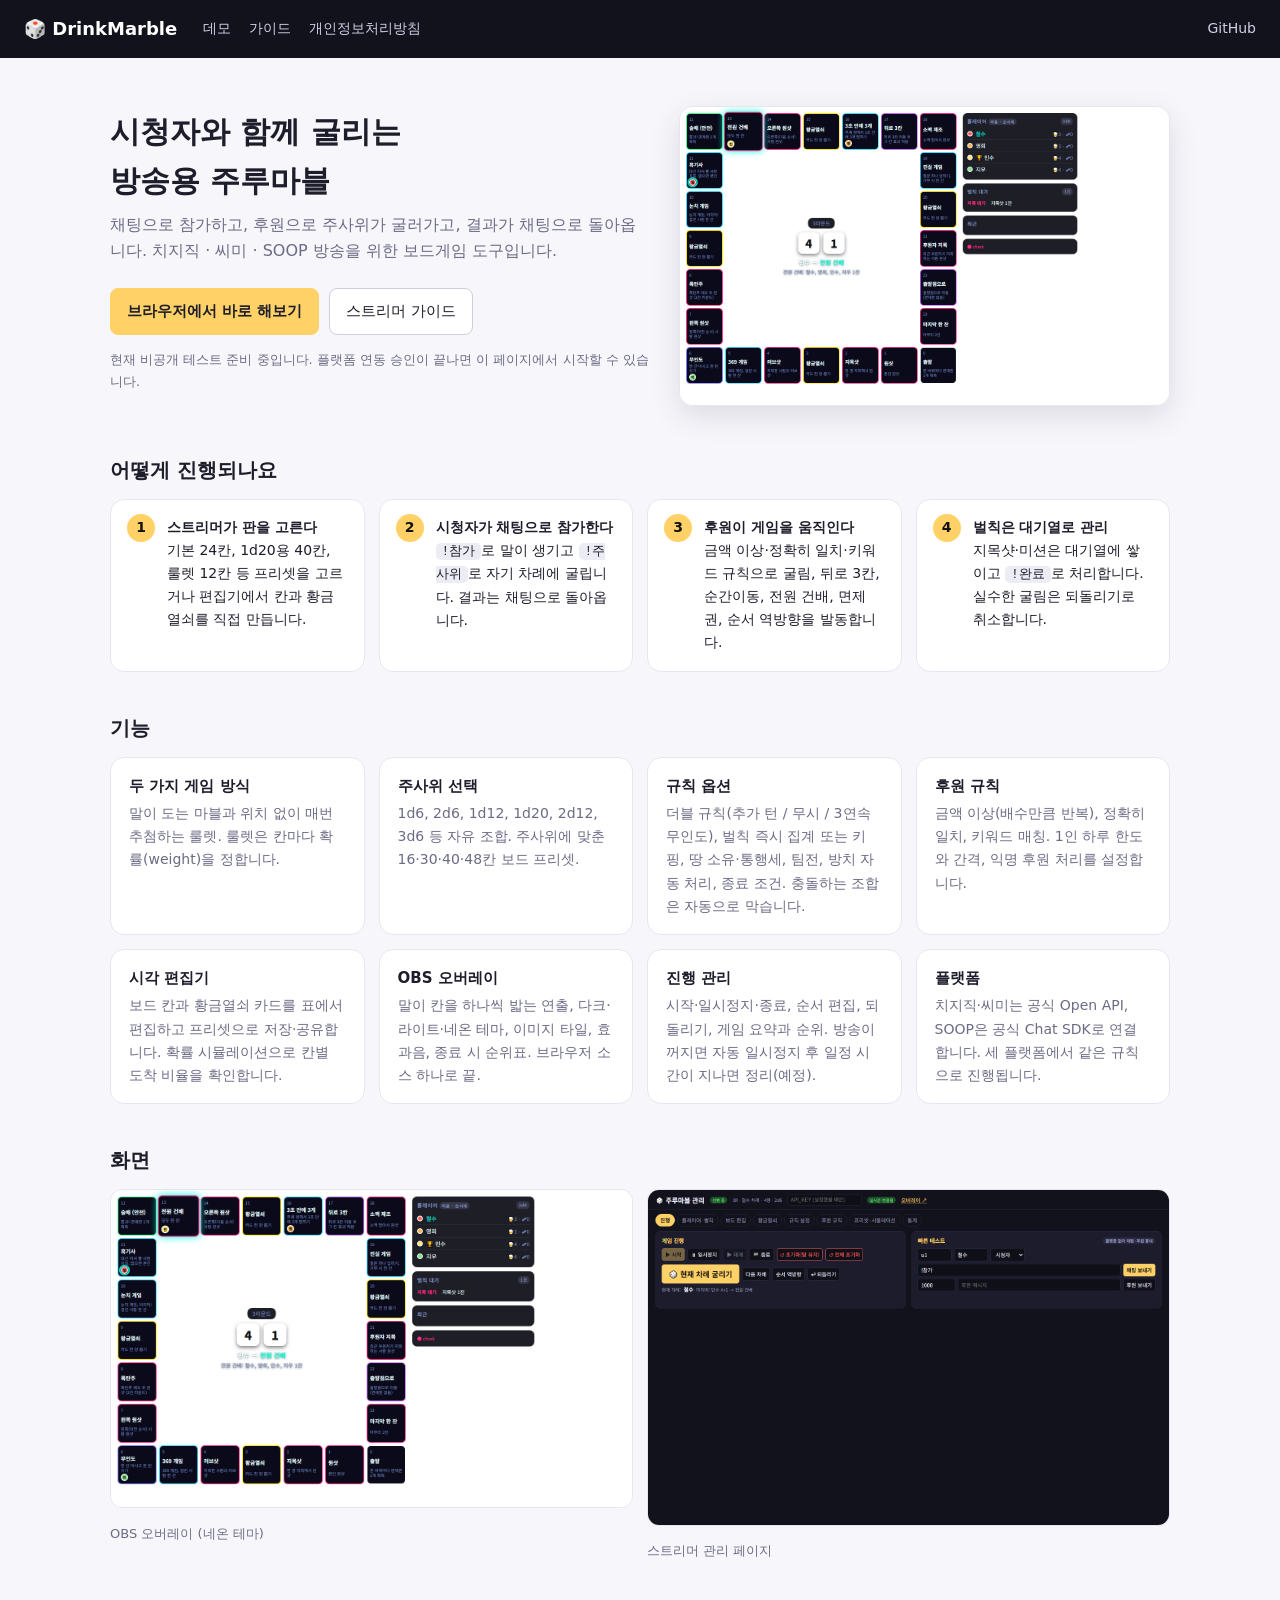
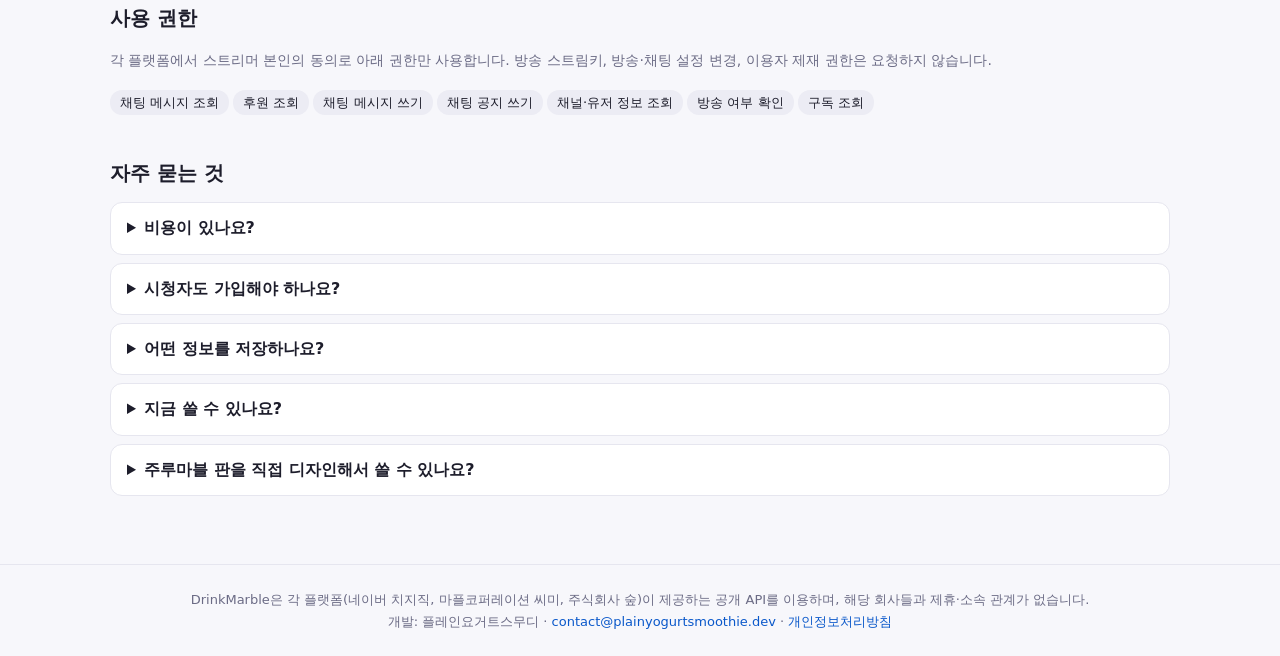
<file: index.html>
<!doctype html>
<html lang="ko">
<head>
<meta charset="utf-8" />
<meta name="viewport" content="width=device-width, initial-scale=1" />
<title>DrinkMarble · 방송용 주루마블</title>
<meta name="description" content="치지직·씨미·SOOP 방송에서 시청자 채팅과 후원으로 진행하는 주루마블 보드게임 도구. OBS 오버레이, 규칙 옵션, 후원 규칙, 벌칙 관리." />
<link rel="stylesheet" href="site.css" />
</head>
<body>
<nav class="top">
  <a class="brand" href="index.html">🎲 DrinkMarble</a>
  <a href="demo.html">데모</a><a href="guide.html">가이드</a><a href="privacy.html">개인정보처리방침</a>
  <a class="ext" href="https://github.com/PlainYogurtSmoothie/drinkmarble-site" target="_blank" rel="noopener">GitHub</a>
</nav>

<main class="wrap">
  <section class="hero">
    <div>
      <h1>시청자와 함께 굴리는<br />방송용 주루마블</h1>
      <p class="lead">채팅으로 참가하고, 후원으로 주사위가 굴러가고, 결과가 채팅으로 돌아옵니다. 치지직 · 씨미 · SOOP 방송을 위한 보드게임 도구입니다.</p>
      <div class="cta">
        <a class="btn primary" href="demo.html">브라우저에서 바로 해보기</a>
        <a class="btn" href="guide.html">스트리머 가이드</a>
      </div>
      <p class="muted" style="font-size:13px;margin-top:14px">현재 비공개 테스트 준비 중입니다. 플랫폼 연동 승인이 끝나면 이 페이지에서 시작할 수 있습니다.</p>
    </div>
    <img src="assets/screenshot-overlay.png" alt="OBS 오버레이 화면: 게임판, 말, 주사위 결과, 플레이어와 벌칙 패널" />
  </section>

  <h2>어떻게 진행되나요</h2>
  <div class="steps">
    <div class="step"><b>스트리머가 판을 고른다</b><br />기본 24칸, 1d20용 40칸, 룰렛 12칸 등 프리셋을 고르거나 편집기에서 칸과 황금열쇠를 직접 만듭니다.</div>
    <div class="step"><b>시청자가 채팅으로 참가한다</b><br /><code>!참가</code>로 말이 생기고 <code>!주사위</code>로 자기 차례에 굴립니다. 결과는 채팅으로 돌아옵니다.</div>
    <div class="step"><b>후원이 게임을 움직인다</b><br />금액 이상·정확히 일치·키워드 규칙으로 굴림, 뒤로 3칸, 순간이동, 전원 건배, 면제권, 순서 역방향을 발동합니다.</div>
    <div class="step"><b>벌칙은 대기열로 관리</b><br />지목샷·미션은 대기열에 쌓이고 <code>!완료</code>로 처리합니다. 실수한 굴림은 되돌리기로 취소합니다.</div>
  </div>

  <h2>기능</h2>
  <div class="grid">
    <div class="feature"><b>두 가지 게임 방식</b><p>말이 도는 마블과 위치 없이 매번 추첨하는 룰렛. 룰렛은 칸마다 확률(weight)을 정합니다.</p></div>
    <div class="feature"><b>주사위 선택</b><p>1d6, 2d6, 1d12, 1d20, 2d12, 3d6 등 자유 조합. 주사위에 맞춘 16·30·40·48칸 보드 프리셋.</p></div>
    <div class="feature"><b>규칙 옵션</b><p>더블 규칙(추가 턴 / 무시 / 3연속 무인도), 벌칙 즉시 집계 또는 키핑, 땅 소유·통행세, 팀전, 방치 자동 처리, 종료 조건. 충돌하는 조합은 자동으로 막습니다.</p></div>
    <div class="feature"><b>후원 규칙</b><p>금액 이상(배수만큼 반복), 정확히 일치, 키워드 매칭. 1인 하루 한도와 간격, 익명 후원 처리를 설정합니다.</p></div>
    <div class="feature"><b>시각 편집기</b><p>보드 칸과 황금열쇠 카드를 표에서 편집하고 프리셋으로 저장·공유합니다. 확률 시뮬레이션으로 칸별 도착 비율을 확인합니다.</p></div>
    <div class="feature"><b>OBS 오버레이</b><p>말이 칸을 하나씩 밟는 연출, 다크·라이트·네온 테마, 이미지 타일, 효과음, 종료 시 순위표. 브라우저 소스 하나로 끝.</p></div>
    <div class="feature"><b>진행 관리</b><p>시작·일시정지·종료, 순서 편집, 되돌리기, 게임 요약과 순위. 방송이 꺼지면 자동 일시정지 후 일정 시간이 지나면 정리(예정).</p></div>
    <div class="feature"><b>플랫폼</b><p>치지직·씨미는 공식 Open API, SOOP은 공식 Chat SDK로 연결합니다. 세 플랫폼에서 같은 규칙으로 진행됩니다.</p></div>
  </div>

  <h2>화면</h2>
  <div class="grid" style="grid-template-columns: repeat(auto-fit, minmax(320px, 1fr))">
    <div><img src="assets/screenshot-overlay.png" alt="오버레이" style="width:100%;border-radius:12px;border:1px solid var(--line)" /><p class="muted" style="font-size:13px;margin:6px 0 0">OBS 오버레이 (네온 테마)</p></div>
    <div><img src="assets/screenshot-admin.png" alt="관리 페이지" style="width:100%;border-radius:12px;border:1px solid var(--line)" /><p class="muted" style="font-size:13px;margin:6px 0 0">스트리머 관리 페이지</p></div>
  </div>

  <h2>사용 권한</h2>
  <p class="muted" style="font-size:14px">각 플랫폼에서 스트리머 본인의 동의로 아래 권한만 사용합니다. 방송 스트림키, 방송·채팅 설정 변경, 이용자 제재 권한은 요청하지 않습니다.</p>
  <p class="tags"><span class="tag">채팅 메시지 조회</span><span class="tag">후원 조회</span><span class="tag">채팅 메시지 쓰기</span><span class="tag">채팅 공지 쓰기</span><span class="tag">채널·유저 정보 조회</span><span class="tag">방송 여부 확인</span><span class="tag">구독 조회</span></p>

  <h2>자주 묻는 것</h2>
  <details><summary>비용이 있나요?</summary><p>게임 서버와 기본 오버레이는 무료입니다. 각 플랫폼의 개발자 약관이 API 기반 도구의 유료화와 광고를 금지하고 있어, 기능에 요금을 붙이지 않습니다.</p></details>
  <details><summary>시청자도 가입해야 하나요?</summary><p>아닙니다. 시청자는 평소처럼 채팅만 치면 됩니다. 로그인은 스트리머만 합니다.</p></details>
  <details><summary>어떤 정보를 저장하나요?</summary><p>게임 진행 중 참가자 닉네임과 명령·후원 이벤트만 사용하며, 채팅 원문은 저장하지 않습니다. 방송 종료 후 보관 시간이 지나면 자동 삭제합니다. 자세한 내용은 <a href="privacy.html">개인정보처리방침</a>에 있습니다.</p></details>
  <details><summary>지금 쓸 수 있나요?</summary><p>플랫폼 연동 승인과 비공개 테스트를 진행 중입니다. 규칙과 진행 방식은 <a href="demo.html">브라우저 데모</a>에서 먼저 볼 수 있습니다.</p></details>
  <details><summary>주루마블 판을 직접 디자인해서 쓸 수 있나요?</summary><p>네. 칸 이름·종류·이미지·색을 편집기에서 바꾸고 프리셋으로 저장합니다. 디자인 파일 형식은 공개되어 있어 외부 제작자가 만든 테마도 불러올 수 있습니다.</p></details>
</main>

<footer class="foot">
  DrinkMarble은 각 플랫폼(네이버 치지직, 마플코퍼레이션 씨미, 주식회사 숲)이 제공하는 공개 API를 이용하며, 해당 회사들과 제휴·소속 관계가 없습니다.<br />
  개발: 플레인요거트스무디 · <a href="mailto:contact@plainyogurtsmoothie.dev">contact@plainyogurtsmoothie.dev</a> · <a href="privacy.html">개인정보처리방침</a>
</footer>
</body>
</html>
</file>
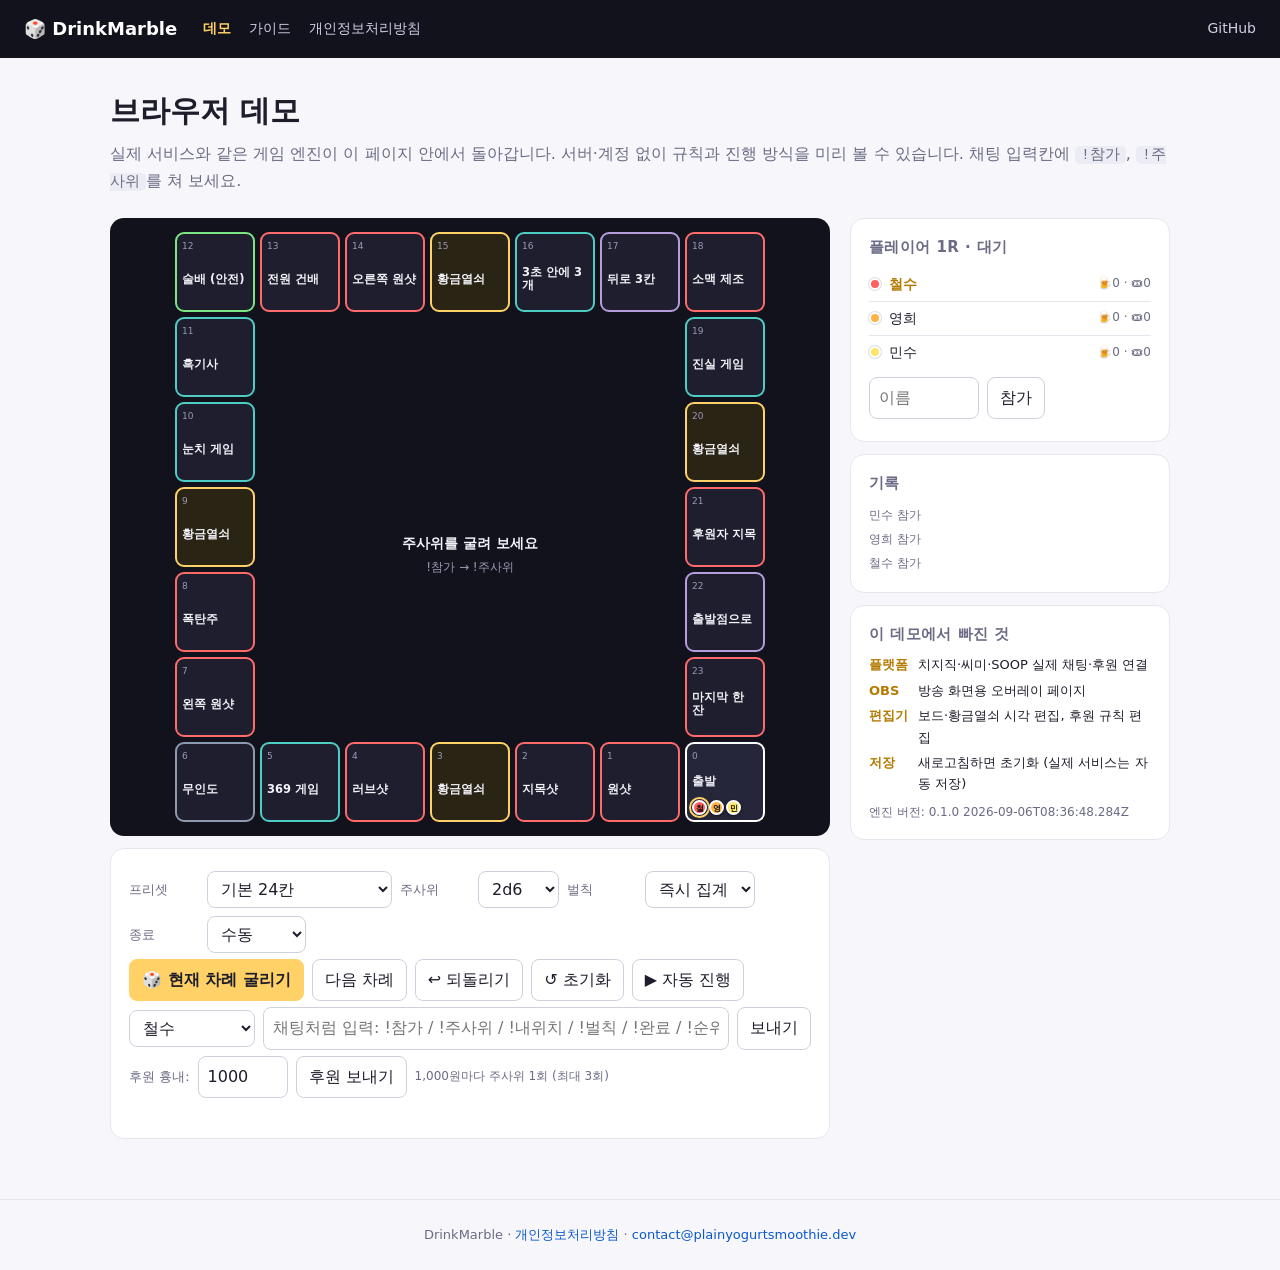
<file: demo.html>
<!doctype html>
<html lang="ko">
<head>
<meta charset="utf-8" />
<meta name="viewport" content="width=device-width, initial-scale=1" />
<title>데모 · DrinkMarble</title>
<link rel="stylesheet" href="site.css" />
<style>
  .demo { display: grid; grid-template-columns: minmax(0, 1fr) 320px; gap: 20px; align-items: start; }
  @media (max-width: 960px) { .demo { grid-template-columns: 1fr; } }
  #board { display: grid; gap: 5px; --n: 7; --t: 80px; grid-template-columns: repeat(var(--n), var(--t)); grid-auto-rows: var(--t); justify-content: center; }
  .tile { background: #1e1e2e; border: 2px solid #3a3a55; border-radius: 9px; padding: 5px; display: flex; flex-direction: column; justify-content: space-between; position: relative; overflow: hidden; color: #f2f2f8; transition: transform .15s, box-shadow .15s; }
  .tile .idx { font-size: 9px; color: #9a9ab5; } .tile .name { font-weight: 700; font-size: 11.5px; line-height: 1.15; }
  .tile.DRINK { border-color: #ff6b6b } .tile.MISSION { border-color: #4ecdc4 } .tile.GOLDEN_KEY { border-color: #ffd166; background: #2a2415 } .tile.JAIL { border-color: #8d99ae } .tile.SAFE { border-color: #7ae582 } .tile.MOVE { border-color: #b39ddb } .tile.START { border-color: #fff; background: #26263a }
  .tile.landed { transform: scale(1.06); box-shadow: 0 0 16px #ffd166; z-index: 2 } .tile.step { box-shadow: 0 0 10px #ffd166 inset }
  .pieces { display: flex; flex-wrap: wrap; gap: 2px } .piece { width: 15px; height: 15px; border-radius: 50%; border: 2px solid #fff; font-size: 8px; font-weight: 800; color: #111; display: grid; place-items: center; box-shadow: 0 1px 3px rgba(0,0,0,.6) } .piece.current { outline: 2px solid #ffd166; outline-offset: 1px }
  #center { grid-column: 2 / calc(var(--n)); grid-row: 2 / calc(var(--n)); display: flex; flex-direction: column; align-items: center; justify-content: center; gap: 8px; text-align: center; color: #f2f2f8; padding: 8px }
  .die { width: 48px; height: 48px; border-radius: 10px; background: #fff; color: #111; display: grid; place-items: center; font-size: 26px; font-weight: 900; box-shadow: 0 4px 10px rgba(0,0,0,.5) } .die.rolling { animation: shake .5s infinite } #diceView { display: flex; gap: 8px; min-height: 48px }
  @keyframes shake { 0%{transform:rotate(-8deg)} 50%{transform:rotate(8deg)} 100%{transform:rotate(-8deg)} }
  #result { font-size: 14px; font-weight: 700 } #result small { display: block; font-weight: 500; color: #9a9ab5; font-size: 12px; margin-top: 3px }
  .boardwrap { background: #12121c; border-radius: 14px; padding: 14px; overflow-x: auto }
  .side .card { margin-bottom: 12px }
  .player { display: flex; align-items: center; gap: 8px; padding: 5px 0; border-bottom: 1px solid var(--line); font-size: 14px } .player:last-child { border-bottom: 0 }
  .dot { width: 12px; height: 12px; border-radius: 50%; border: 2px solid #fff; flex: none; box-shadow: 0 0 0 1px #0002 } .player .nm { flex: 1 } .player.current .nm { color: var(--accent-dark); font-weight: 700 } .player .st { color: var(--muted); font-size: 12px }
  .pen { font-size: 13px; padding: 4px 0; display: flex; gap: 6px; align-items: center; border-bottom: 1px solid var(--line) } .pen:last-child { border-bottom: 0 } .pen .who { font-weight: 700; min-width: 54px } .pen.unassigned .who { color: #d33 }
  .log { font-size: 12px; color: var(--muted); max-height: 180px; overflow: auto } .log div { padding: 2px 0 }
  .chat { display: flex; gap: 6px } .chat input { flex: 1; min-width: 0 }
  .row { display: flex; gap: 8px; align-items: center; flex-wrap: wrap; margin: 6px 0 }
  label.f { color: var(--muted); font-size: 13px; min-width: 70px }
  .kv { display: grid; grid-template-columns: auto 1fr; gap: 4px 10px; font-size: 13px } .kv b { color: var(--accent-dark) }
</style>
</head>
<body>
<nav class="top">
  <a class="brand" href="index.html">🎲 DrinkMarble</a>
  <a href="demo.html" class="active">데모</a><a href="guide.html">가이드</a><a href="privacy.html">개인정보처리방침</a>
  <a class="ext" href="https://github.com/PlainYogurtSmoothie/drinkmarble-site" target="_blank" rel="noopener">GitHub</a>
</nav>

<main class="wrap">
  <h1>브라우저 데모</h1>
  <p class="lead">실제 서비스와 같은 게임 엔진이 이 페이지 안에서 돌아갑니다. 서버·계정 없이 규칙과 진행 방식을 미리 볼 수 있습니다. 채팅 입력칸에 <code>!참가</code>, <code>!주사위</code>를 쳐 보세요.</p>

  <div class="demo">
    <div>
      <div class="boardwrap"><div id="board"></div></div>
      <div class="card" style="margin-top:12px">
        <div class="row">
          <label class="f">프리셋</label><select id="preset"></select>
          <label class="f">주사위</label><select id="dice"><option>2d6</option><option>1d6</option><option>1d12</option><option>1d20</option><option>2d12</option><option>3d6</option></select>
          <label class="f">벌칙</label><select id="penalty"><option value="instant">즉시 집계</option><option value="queue">큐(키핑)</option></select>
          <label class="f">종료</label><select id="end"><option value="none">수동</option><option value="rounds">5라운드</option><option value="drinks">5잔</option></select>
        </div>
        <div class="row">
          <button class="btn primary" id="roll">🎲 현재 차례 굴리기</button>
          <button class="btn" id="next">다음 차례</button>
          <button class="btn" id="undo">↩ 되돌리기</button>
          <button class="btn" id="reset">↺ 초기화</button>
          <button class="btn" id="auto">▶ 자동 진행</button>
          <span class="muted" id="status"></span>
        </div>
        <div class="row chat">
          <select id="who"></select>
          <input id="msg" placeholder="채팅처럼 입력: !참가 / !주사위 / !내위치 / !벌칙 / !완료 / !순위" />
          <button class="btn" id="send">보내기</button>
        </div>
        <div class="row"><span class="muted" style="font-size:13px">후원 흉내:</span><input id="amt" type="number" value="1000" style="width:90px" /><button class="btn" id="donate">후원 보내기</button><span class="muted" style="font-size:12px">1,000원마다 주사위 1회 (최대 3회)</span></div>
        <div id="reply" class="muted" style="font-size:13px;min-height:18px"></div>
      </div>
    </div>

    <aside class="side">
      <div class="card"><h3>플레이어 <span class="muted" id="round"></span></h3><div id="players"></div>
        <div class="row" style="margin-top:8px"><input id="newName" placeholder="이름" style="width:110px" /><button class="btn" id="add">참가</button></div></div>
      <div class="card" id="penCard"><h3>벌칙 대기 <span class="muted" id="penCount"></span></h3><div id="pens"></div></div>
      <div class="card"><h3>기록</h3><div class="log" id="log"></div></div>
      <div class="card"><h3>이 데모에서 빠진 것</h3>
        <div class="kv"><b>플랫폼</b><span>치지직·씨미·SOOP 실제 채팅·후원 연결</span><b>OBS</b><span>방송 화면용 오버레이 페이지</span><b>편집기</b><span>보드·황금열쇠 시각 편집, 후원 규칙 편집</span><b>저장</b><span>새로고침하면 초기화 (실제 서비스는 자동 저장)</span></div>
        <p class="muted" style="font-size:12px;margin:8px 0 0">엔진 버전: <span id="ver">-</span></p></div>
    </aside>
  </div>
</main>
<footer class="foot">DrinkMarble · <a href="privacy.html">개인정보처리방침</a> · <a href="mailto:contact@plainyogurtsmoothie.dev">contact@plainyogurtsmoothie.dev</a></footer>

<script type="module">
import { GameEngine, GameError } from './lib/game/engine.js';
import { builtinPresets } from './lib/game/presets.js';
import { parseDiceSpec } from './lib/game/settings.js';
import { ringCoords, escapeHtml as esc, formatRoll as fmt } from './lib/game/format.js';

const $ = (s) => document.querySelector(s);
const presets = builtinPresets();
let game = new GameEngine({ settings: { rollCooldownSec: 0 }, timersEnabled: false });
let animating = false, autoTimer = null;
const animPos = new Map();

fetch('lib/game/VERSION').then((r) => r.text()).then((t) => { $('#ver').textContent = t.trim(); }).catch(() => {});

// ---------- 채팅 명령 (서버의 commands.js 를 데모용으로 축약) ----------
function handleChat(who, text) {
  const t = text.trim();
  if (!t.startsWith('!')) return '명령은 ! 로 시작합니다';
  const [c, ...args] = t.slice(1).split(/\s+/);
  const id = `demo:${who}`;
  try {
    switch (c) {
      case '참가': { const p = game.addPlayer({ id, name: who, platform: 'demo' }); return `${p.name} 참가! (${game.playerCount}/${game.settings.maxPlayers})`; }
      case '주사위': case '굴려': { if (!game.getPlayer(id)) return '먼저 !참가'; return fmt(roll(id, {})); }
      case '내위치': { const p = game.getPlayer(id); if (!p) return '참가 중이 아님'; return `${p.name}: ${p.position}번 [${game.board[p.position].name}] / ${p.drinks}잔 / 면제권 ${p.passes}`; }
      case '면제권': { const p = game.usePass(id); return `${p.name} 면제권 사용 (남은 ${p.passes})`; }
      case '벌칙': { const l = game.penalties.filter((x) => x.status === 'pending' && (x.playerId === id || (!x.playerId && x.sourceId === id))); return l.length ? l.map((x) => `#${x.id} ${x.playerName ?? '지목 대기'} ${x.text} ${x.amount}잔`).join(' | ') : '대기 벌칙 없음'; }
      case '완료': { const pen = game.pendingPenalties(id)[0]; if (!pen) return '완료할 벌칙 없음'; game.completePenalty(pen.id); return `✅ ${pen.playerName} ${pen.text} ${pen.amount}잔 완료`; }
      case '지목': { const pen = game.penalties.find((x) => x.status === 'pending' && !x.playerId && x.sourceId === id); if (!pen) return '지목 대기 벌칙 없음'; const tg = game.findPlayerByName(args.join(' ')); if (!tg) return `'${args.join(' ')}' 없음`; game.assignPenalty(pen.id, tg.id); return `${pen.sourceName} → ${tg.name} 지목!`; }
      case '순위': return game.leaderboard().slice(0, 5).map((p) => `${p.rank}위 ${p.name} 🍺${p.drinks}`).join(' | ') || '참가자 없음';
      case '다음': { const p = game.nextTurn(); return p ? `다음 차례: ${p.name}` : '없음'; }
      case '되돌리기': game.undo(); return '↩ 되돌림';
      case '종료': { const s = game.end(args.join(' ') || '수동 종료'); return `🏁 종료 · 총 ${s.totalDrinks}잔 · 1위 ${s.most?.name ?? '-'}`; }
      default: return `알 수 없는 명령: !${c}`;
    }
  } catch (e) { if (e instanceof GameError) return `⚠ ${e.message}`; throw e; }
}
function roll(id, opts) { const r = game.roll(id, opts); showRoll(r); return r; }

// ---------- 렌더 (ringCoords/esc/fmt 는 lib/game/format.js 공용) ----------
let boardKey = null;
function renderBoard() {
  const st = game.toJSON();
  const key = JSON.stringify(st.board.map((t) => [t.name, t.type]));
  if (key !== boardKey) {
    boardKey = key;
    const { n, coords } = ringCoords(st.board.length);
    const b = $('#board'); b.style.setProperty('--n', n); b.style.setProperty('--t', n > 9 ? '64px' : n > 7 ? '72px' : '80px'); b.innerHTML = '';
    st.board.forEach((t, i) => { const el = document.createElement('div'); el.className = `tile ${t.type}`; el.style.gridRow = coords[i].r; el.style.gridColumn = coords[i].c; el.dataset.idx = i;
      el.innerHTML = `<div class="idx">${st.gameType === 'roulette' ? '' : i}</div><div class="name">${esc(t.name)}</div><div class="pieces"></div>`; b.appendChild(el); });
    const c = document.createElement('div'); c.id = 'center'; c.innerHTML = `<div id="diceView"></div><div id="result">주사위를 굴려 보세요<small>!참가 → !주사위</small></div>`; b.appendChild(c);
  }
  renderPieces(st);
}
function renderPieces(st = game.toJSON()) {
  document.querySelectorAll('.pieces').forEach((p) => (p.innerHTML = ''));
  if (st.gameType !== 'roulette') for (const p of st.players) {
    const pos = animPos.has(p.id) ? animPos.get(p.id) : p.position;
    const h = document.querySelector(`.tile[data-idx="${pos}"] .pieces`); if (!h) continue;
    const el = document.createElement('div'); el.className = 'piece' + (p.id === st.currentPlayerId ? ' current' : ''); el.style.background = p.color; el.textContent = p.name.slice(0, 1); el.title = p.name; h.appendChild(el);
  }
  const top = st.leaderboard?.[0]?.drinks > 0 ? st.leaderboard[0].id : null;
  $('#players').innerHTML = st.players.map((p) => `<div class="player ${p.id === st.currentPlayerId ? 'current' : ''}"><span class="dot" style="background:${p.color}"></span><span class="nm">${p.id === top ? '🏆 ' : ''}${esc(p.name)}</span><span class="st">🍺${p.drinks} · 🎟${p.passes}${p.skipTurns ? ' · 💤' : ''}</span></div>`).join('') || '<div class="muted" style="font-size:13px">참가자 없음. 아래에서 추가하거나 채팅에 !참가</div>';
  $('#round').textContent = `${st.round}R · ${{ lobby: '대기', playing: '진행', paused: '일시정지', ended: '종료' }[st.status]}`;
  const pens = st.penalties; $('#penCard').style.display = pens.length ? '' : 'none'; $('#penCount').textContent = `${pens.length}건`;
  $('#pens').innerHTML = pens.map((p) => `<div class="pen ${p.playerId ? '' : 'unassigned'}"><span class="who">${p.playerName ? esc(p.playerName) : '지목 대기'}</span><span style="flex:1">${esc(p.text)} ${p.amount}잔</span>${p.playerId ? `<button class="btn sm" data-done="${p.id}">완료</button>` : `<select data-assign="${p.id}"><option value="">지목…</option>${st.players.map((x) => `<option value="${esc(x.id)}">${esc(x.name)}</option>`).join('')}</select>`}</div>`).join('');
  $('#pens').querySelectorAll('[data-done]').forEach((b) => (b.onclick = () => { game.completePenalty(b.dataset.done); }));
  $('#pens').querySelectorAll('[data-assign]').forEach((s) => (s.onchange = () => s.value && game.assignPenalty(s.dataset.assign, s.value)));
  $('#who').innerHTML = st.players.map((p) => `<option>${esc(p.name)}</option>`).join('') + '<option value="__new">새 시청자…</option>';
  $('#log').innerHTML = st.history.slice(-30).reverse().map((h) => `<div>${esc(h.text)}</div>`).join('');
  $('#status').textContent = st.status === 'ended' ? `🏁 ${st.endReason}` : '';
  if (st.status === 'ended') { const r = $('#result'); if (r) r.innerHTML = `🏁 게임 종료<small>${esc(st.endReason)} · ` + st.leaderboard.slice(0, 3).map((p) => `${p.rank}위 ${esc(p.name)} ${p.drinks}잔`).join(' · ') + '</small>'; }
}
const sleep = (ms) => new Promise((r) => setTimeout(r, ms));
async function showRoll(r) {
  const dice = $('#diceView'), res = $('#result'); if (!dice) return;
  document.querySelectorAll('.tile.landed,.tile.step').forEach((t) => t.classList.remove('landed', 'step'));
  animating = true;
  if (r.dice.length) { dice.innerHTML = r.dice.map(() => '<div class="die rolling">?</div>').join(''); await sleep(450); dice.innerHTML = r.dice.map((d) => `<div class="die">${d}</div>`).join(''); }
  else dice.innerHTML = '<div style="font-size:40px">🎡</div>';
  if (r.gameType !== 'roulette' && r.total > 0 && r.total <= 60) {
    const len = game.board.length; let pos = r.from;
    for (let i = 0; i < r.total; i++) { pos = (pos + 1) % len; animPos.set(r.playerId, pos); document.querySelectorAll('.tile.step').forEach((t) => t.classList.remove('step')); document.querySelector(`.tile[data-idx="${pos}"]`)?.classList.add('step'); renderPieces(); await sleep(110); }
    if (pos !== r.to) { await sleep(200); animPos.set(r.playerId, r.to); renderPieces(); await sleep(150); }
  }
  animPos.delete(r.playerId); animating = false;
  document.querySelectorAll('.tile.step').forEach((t) => t.classList.remove('step'));
  document.querySelector(`.tile[data-idx="${r.gameType === 'roulette' ? r.tile.id : r.to}"]`)?.classList.add('landed');
  res.innerHTML = `${esc(r.playerName)} → <span style="color:#ffd166">${esc(r.tile.name)}</span>${r.extraTurn ? ' (더블!)' : ''}<small>${esc(r.summary)}</small>`;
  renderPieces();
}
game.on('update', () => renderBoard());

// ---------- 컨트롤 ----------
$('#preset').innerHTML = Object.entries(presets).map(([k, p]) => `<option value="${k}">${esc(p.name)}</option>`).join('');
function applyPreset(key) { const p = presets[key]; try { game.applySettings({ ...p.settings, rollCooldownSec: 0 }); } catch (e) { say(`⚠ ${e.message}`); } game.setBoard(p.tiles); if (p.cards) game.setCards(p.cards); const s = game.settings; $('#dice').value = s.gameType === 'roulette' ? '2d6' : `${s.diceCount}d${s.diceSides}`; }
$('#preset').onchange = () => applyPreset($('#preset').value);
$('#dice').onchange = () => { try { game.applySettings(parseDiceSpec($('#dice').value, game.settings)); say(`주사위 ${$('#dice').value}`); } catch (e) { say(`⚠ ${e.message}`); } };
$('#penalty').onchange = () => game.applySettings({ penaltyMode: $('#penalty').value });
$('#end').onchange = () => { const v = $('#end').value; game.applySettings(v === 'rounds' ? { endCondition: 'rounds', endRounds: 5 } : v === 'drinks' ? { endCondition: 'drinks', endDrinks: 5 } : { endCondition: 'none' }); };
$('#roll').onclick = () => { const c = game.currentPlayer(); if (!c) return say('먼저 참가자를 추가하세요'); try { say(fmt(roll(c.id, { privileged: true }))); } catch (e) { say(`⚠ ${e.message}`); } };
$('#next').onclick = () => { const p = game.nextTurn(); say(p ? `다음: ${p.name}` : '참가자 없음'); };
$('#undo').onclick = () => { try { game.undo(); say('↩ 되돌림'); } catch (e) { say(`⚠ ${e.message}`); } };
$('#reset').onclick = () => { stopAuto(); game.reset({ keepPlayers: true }); say('초기화'); };
$('#add').onclick = () => { const n = $('#newName').value.trim() || `시청자${game.playerCount + 1}`; try { game.addPlayer({ id: `demo:${n}`, name: n, platform: 'demo' }); $('#newName').value = ''; } catch (e) { say(`⚠ ${e.message}`); } };
$('#send').onclick = () => { let who = $('#who').value; if (who === '__new' || !who) who = prompt('시청자 닉네임', `시청자${game.playerCount + 1}`) || 'guest'; say(handleChat(who, $('#msg').value)); $('#msg').value = ''; };
$('#msg').addEventListener('keydown', (e) => { if (e.key === 'Enter') $('#send').click(); });
$('#donate').onclick = () => { const amt = Number($('#amt').value) || 0; const times = Math.min(3, Math.floor(amt / 1000)); if (!times) return say('1,000원 이상이어야 굴러갑니다'); const out = []; for (let i = 0; i < times; i++) { const c = game.currentPlayer(); if (!c) break; try { out.push(fmt(roll(c.id, { by: 'donation', privileged: true }))); } catch (e) { out.push(`⚠ ${e.message}`); break; } } say(`💰 ${amt.toLocaleString()}원 후원 → ${out.join(' / ') || '참가자 없음'}`); };
function stopAuto() { clearInterval(autoTimer); autoTimer = null; $('#auto').textContent = '▶ 자동 진행'; }
$('#auto').onclick = () => { if (autoTimer) return stopAuto(); if (!game.playerCount) return say('먼저 참가자를 추가하세요'); $('#auto').textContent = '⏸ 자동 진행 중'; autoTimer = setInterval(() => { if (animating) return; const c = game.currentPlayer(); if (!c || game.status === 'ended') return stopAuto(); try { roll(c.id, { privileged: true }); } catch { stopAuto(); } }, 2200); };
function say(t) { $('#reply').textContent = t; }

// 시작 상태: 참가자 3명
for (const n of ['철수', '영희', '민수']) game.addPlayer({ id: `demo:${n}`, name: n, platform: 'demo' });
renderBoard();
</script>
</body>
</html>
</file>
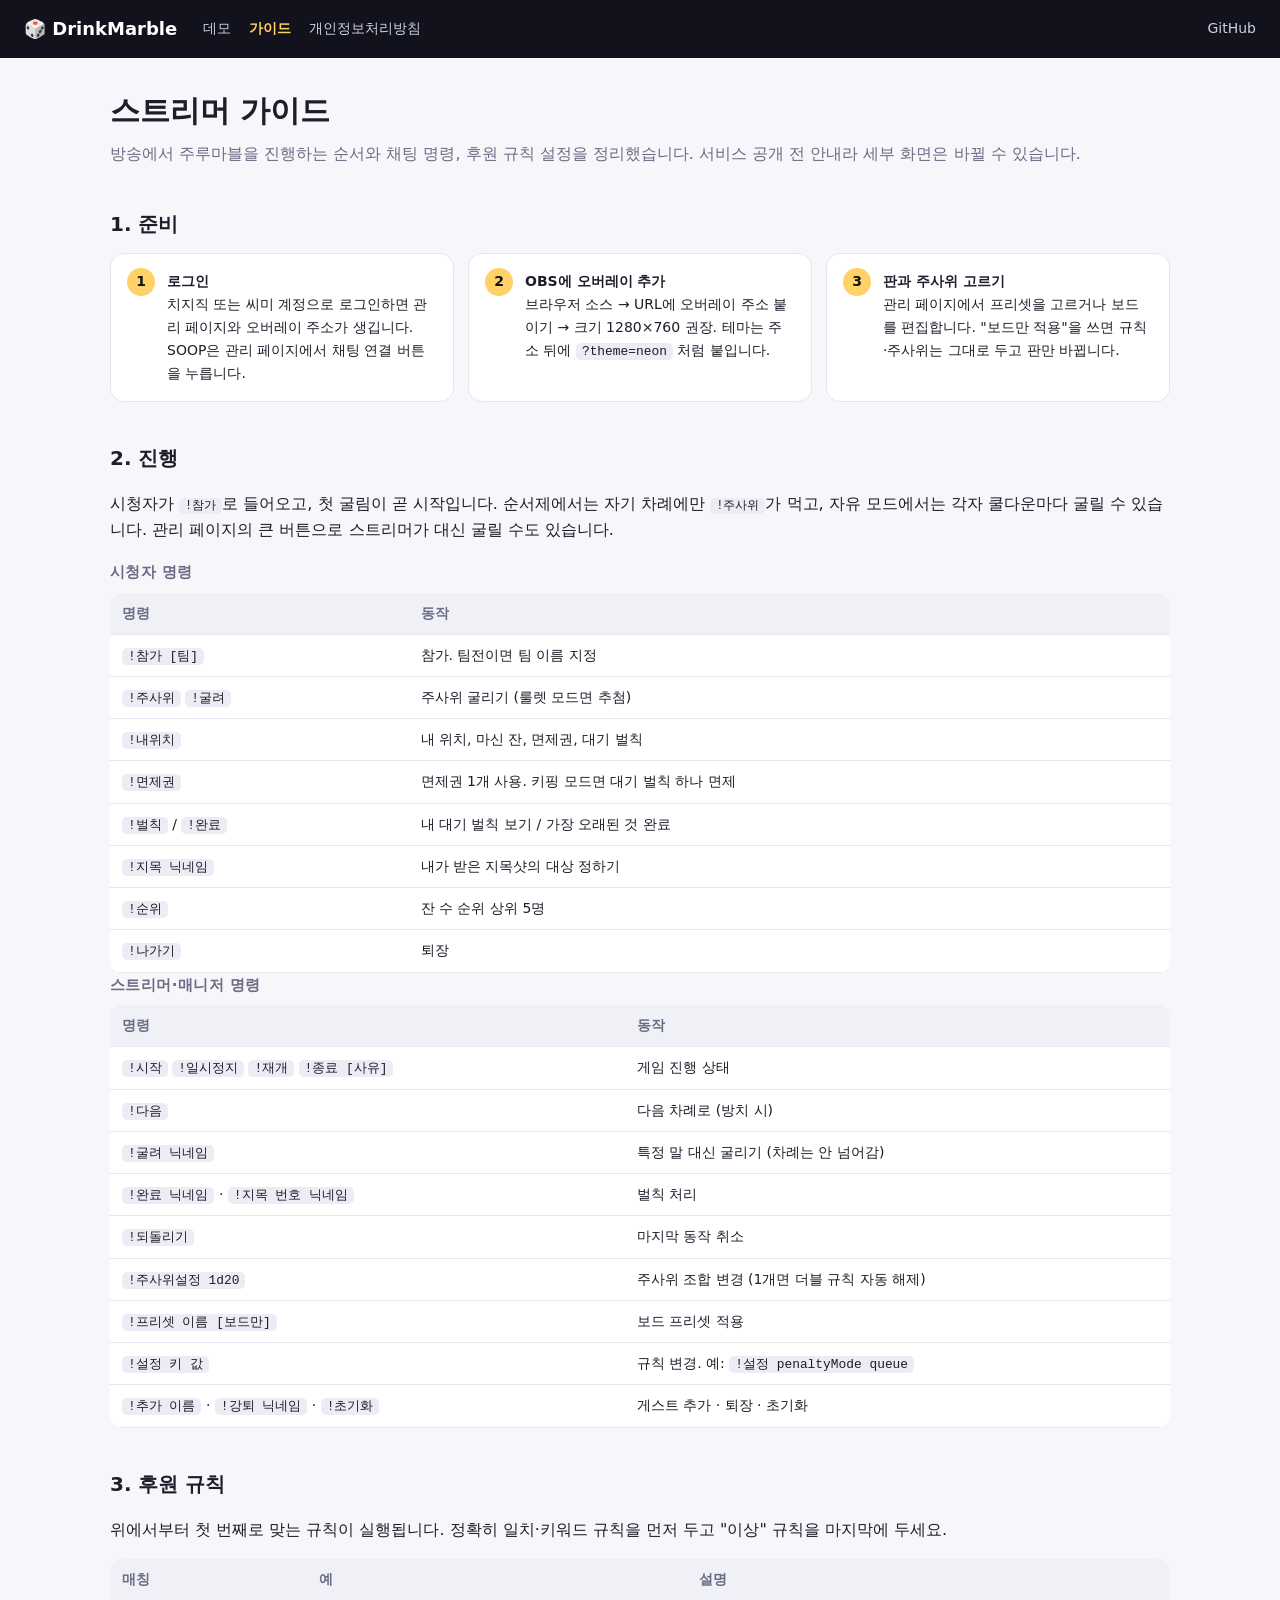
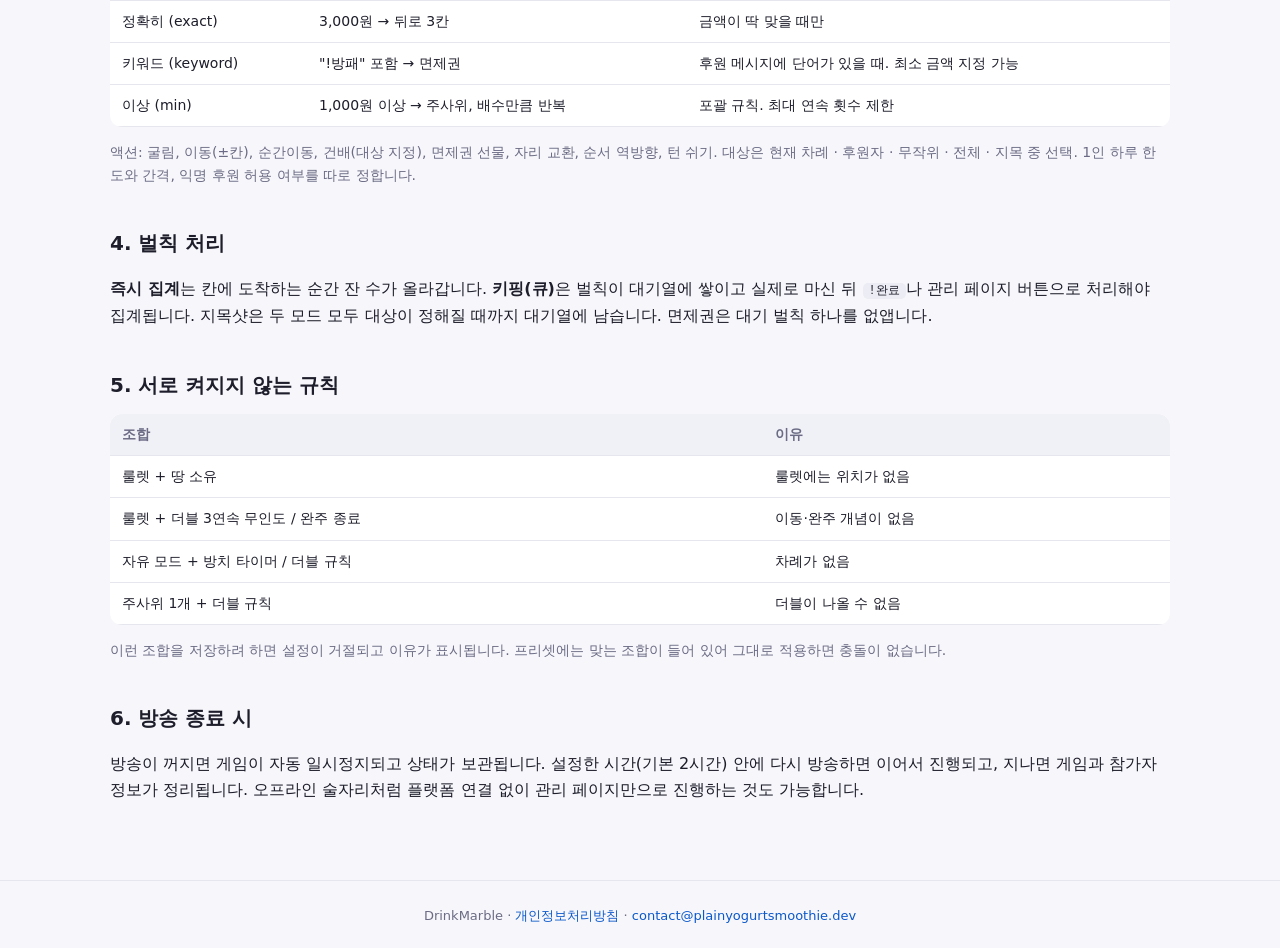
<file: guide.html>
<!doctype html>
<html lang="ko">
<head>
<meta charset="utf-8" />
<meta name="viewport" content="width=device-width, initial-scale=1" />
<title>스트리머 가이드 · DrinkMarble</title>
<link rel="stylesheet" href="site.css" />
</head>
<body>
<nav class="top">
  <a class="brand" href="index.html">🎲 DrinkMarble</a>
  <a href="demo.html">데모</a><a href="guide.html" class="active">가이드</a><a href="privacy.html">개인정보처리방침</a>
  <a class="ext" href="https://github.com/PlainYogurtSmoothie/drinkmarble-site" target="_blank" rel="noopener">GitHub</a>
</nav>

<main class="wrap">
  <h1>스트리머 가이드</h1>
  <p class="lead">방송에서 주루마블을 진행하는 순서와 채팅 명령, 후원 규칙 설정을 정리했습니다. 서비스 공개 전 안내라 세부 화면은 바뀔 수 있습니다.</p>

  <h2>1. 준비</h2>
  <div class="steps">
    <div class="step"><b>로그인</b><br />치지직 또는 씨미 계정으로 로그인하면 관리 페이지와 오버레이 주소가 생깁니다. SOOP은 관리 페이지에서 채팅 연결 버튼을 누릅니다.</div>
    <div class="step"><b>OBS에 오버레이 추가</b><br />브라우저 소스 → URL에 오버레이 주소 붙이기 → 크기 1280×760 권장. 테마는 주소 뒤에 <code>?theme=neon</code> 처럼 붙입니다.</div>
    <div class="step"><b>판과 주사위 고르기</b><br />관리 페이지에서 프리셋을 고르거나 보드를 편집합니다. "보드만 적용"을 쓰면 규칙·주사위는 그대로 두고 판만 바뀝니다.</div>
  </div>

  <h2>2. 진행</h2>
  <p>시청자가 <code>!참가</code>로 들어오고, 첫 굴림이 곧 시작입니다. 순서제에서는 자기 차례에만 <code>!주사위</code>가 먹고, 자유 모드에서는 각자 쿨다운마다 굴릴 수 있습니다. 관리 페이지의 큰 버튼으로 스트리머가 대신 굴릴 수도 있습니다.</p>

  <h3>시청자 명령</h3>
  <table class="t">
    <tr><th>명령</th><th>동작</th></tr>
    <tr><td><code>!참가 [팀]</code></td><td>참가. 팀전이면 팀 이름 지정</td></tr>
    <tr><td><code>!주사위</code> <code>!굴려</code></td><td>주사위 굴리기 (룰렛 모드면 추첨)</td></tr>
    <tr><td><code>!내위치</code></td><td>내 위치, 마신 잔, 면제권, 대기 벌칙</td></tr>
    <tr><td><code>!면제권</code></td><td>면제권 1개 사용. 키핑 모드면 대기 벌칙 하나 면제</td></tr>
    <tr><td><code>!벌칙</code> / <code>!완료</code></td><td>내 대기 벌칙 보기 / 가장 오래된 것 완료</td></tr>
    <tr><td><code>!지목 닉네임</code></td><td>내가 받은 지목샷의 대상 정하기</td></tr>
    <tr><td><code>!순위</code></td><td>잔 수 순위 상위 5명</td></tr>
    <tr><td><code>!나가기</code></td><td>퇴장</td></tr>
  </table>

  <h3>스트리머·매니저 명령</h3>
  <table class="t">
    <tr><th>명령</th><th>동작</th></tr>
    <tr><td><code>!시작</code> <code>!일시정지</code> <code>!재개</code> <code>!종료 [사유]</code></td><td>게임 진행 상태</td></tr>
    <tr><td><code>!다음</code></td><td>다음 차례로 (방치 시)</td></tr>
    <tr><td><code>!굴려 닉네임</code></td><td>특정 말 대신 굴리기 (차례는 안 넘어감)</td></tr>
    <tr><td><code>!완료 닉네임</code> · <code>!지목 번호 닉네임</code></td><td>벌칙 처리</td></tr>
    <tr><td><code>!되돌리기</code></td><td>마지막 동작 취소</td></tr>
    <tr><td><code>!주사위설정 1d20</code></td><td>주사위 조합 변경 (1개면 더블 규칙 자동 해제)</td></tr>
    <tr><td><code>!프리셋 이름 [보드만]</code></td><td>보드 프리셋 적용</td></tr>
    <tr><td><code>!설정 키 값</code></td><td>규칙 변경. 예: <code>!설정 penaltyMode queue</code></td></tr>
    <tr><td><code>!추가 이름</code> · <code>!강퇴 닉네임</code> · <code>!초기화</code></td><td>게스트 추가 · 퇴장 · 초기화</td></tr>
  </table>

  <h2>3. 후원 규칙</h2>
  <p>위에서부터 첫 번째로 맞는 규칙이 실행됩니다. 정확히 일치·키워드 규칙을 먼저 두고 "이상" 규칙을 마지막에 두세요.</p>
  <table class="t">
    <tr><th>매칭</th><th>예</th><th>설명</th></tr>
    <tr><td>정확히 (exact)</td><td>3,000원 → 뒤로 3칸</td><td>금액이 딱 맞을 때만</td></tr>
    <tr><td>키워드 (keyword)</td><td>"!방패" 포함 → 면제권</td><td>후원 메시지에 단어가 있을 때. 최소 금액 지정 가능</td></tr>
    <tr><td>이상 (min)</td><td>1,000원 이상 → 주사위, 배수만큼 반복</td><td>포괄 규칙. 최대 연속 횟수 제한</td></tr>
  </table>
  <p class="muted" style="font-size:14px">액션: 굴림, 이동(±칸), 순간이동, 건배(대상 지정), 면제권 선물, 자리 교환, 순서 역방향, 턴 쉬기. 대상은 현재 차례 · 후원자 · 무작위 · 전체 · 지목 중 선택. 1인 하루 한도와 간격, 익명 후원 허용 여부를 따로 정합니다.</p>

  <h2>4. 벌칙 처리</h2>
  <p><b>즉시 집계</b>는 칸에 도착하는 순간 잔 수가 올라갑니다. <b>키핑(큐)</b>은 벌칙이 대기열에 쌓이고 실제로 마신 뒤 <code>!완료</code>나 관리 페이지 버튼으로 처리해야 집계됩니다. 지목샷은 두 모드 모두 대상이 정해질 때까지 대기열에 남습니다. 면제권은 대기 벌칙 하나를 없앱니다.</p>

  <h2>5. 서로 켜지지 않는 규칙</h2>
  <table class="t">
    <tr><th>조합</th><th>이유</th></tr>
    <tr><td>룰렛 + 땅 소유</td><td>룰렛에는 위치가 없음</td></tr>
    <tr><td>룰렛 + 더블 3연속 무인도 / 완주 종료</td><td>이동·완주 개념이 없음</td></tr>
    <tr><td>자유 모드 + 방치 타이머 / 더블 규칙</td><td>차례가 없음</td></tr>
    <tr><td>주사위 1개 + 더블 규칙</td><td>더블이 나올 수 없음</td></tr>
  </table>
  <p class="muted" style="font-size:14px">이런 조합을 저장하려 하면 설정이 거절되고 이유가 표시됩니다. 프리셋에는 맞는 조합이 들어 있어 그대로 적용하면 충돌이 없습니다.</p>

  <h2>6. 방송 종료 시</h2>
  <p>방송이 꺼지면 게임이 자동 일시정지되고 상태가 보관됩니다. 설정한 시간(기본 2시간) 안에 다시 방송하면 이어서 진행되고, 지나면 게임과 참가자 정보가 정리됩니다. 오프라인 술자리처럼 플랫폼 연결 없이 관리 페이지만으로 진행하는 것도 가능합니다.</p>
</main>

<footer class="foot">DrinkMarble · <a href="privacy.html">개인정보처리방침</a> · <a href="mailto:contact@plainyogurtsmoothie.dev">contact@plainyogurtsmoothie.dev</a></footer>
</body>
</html>
</file>
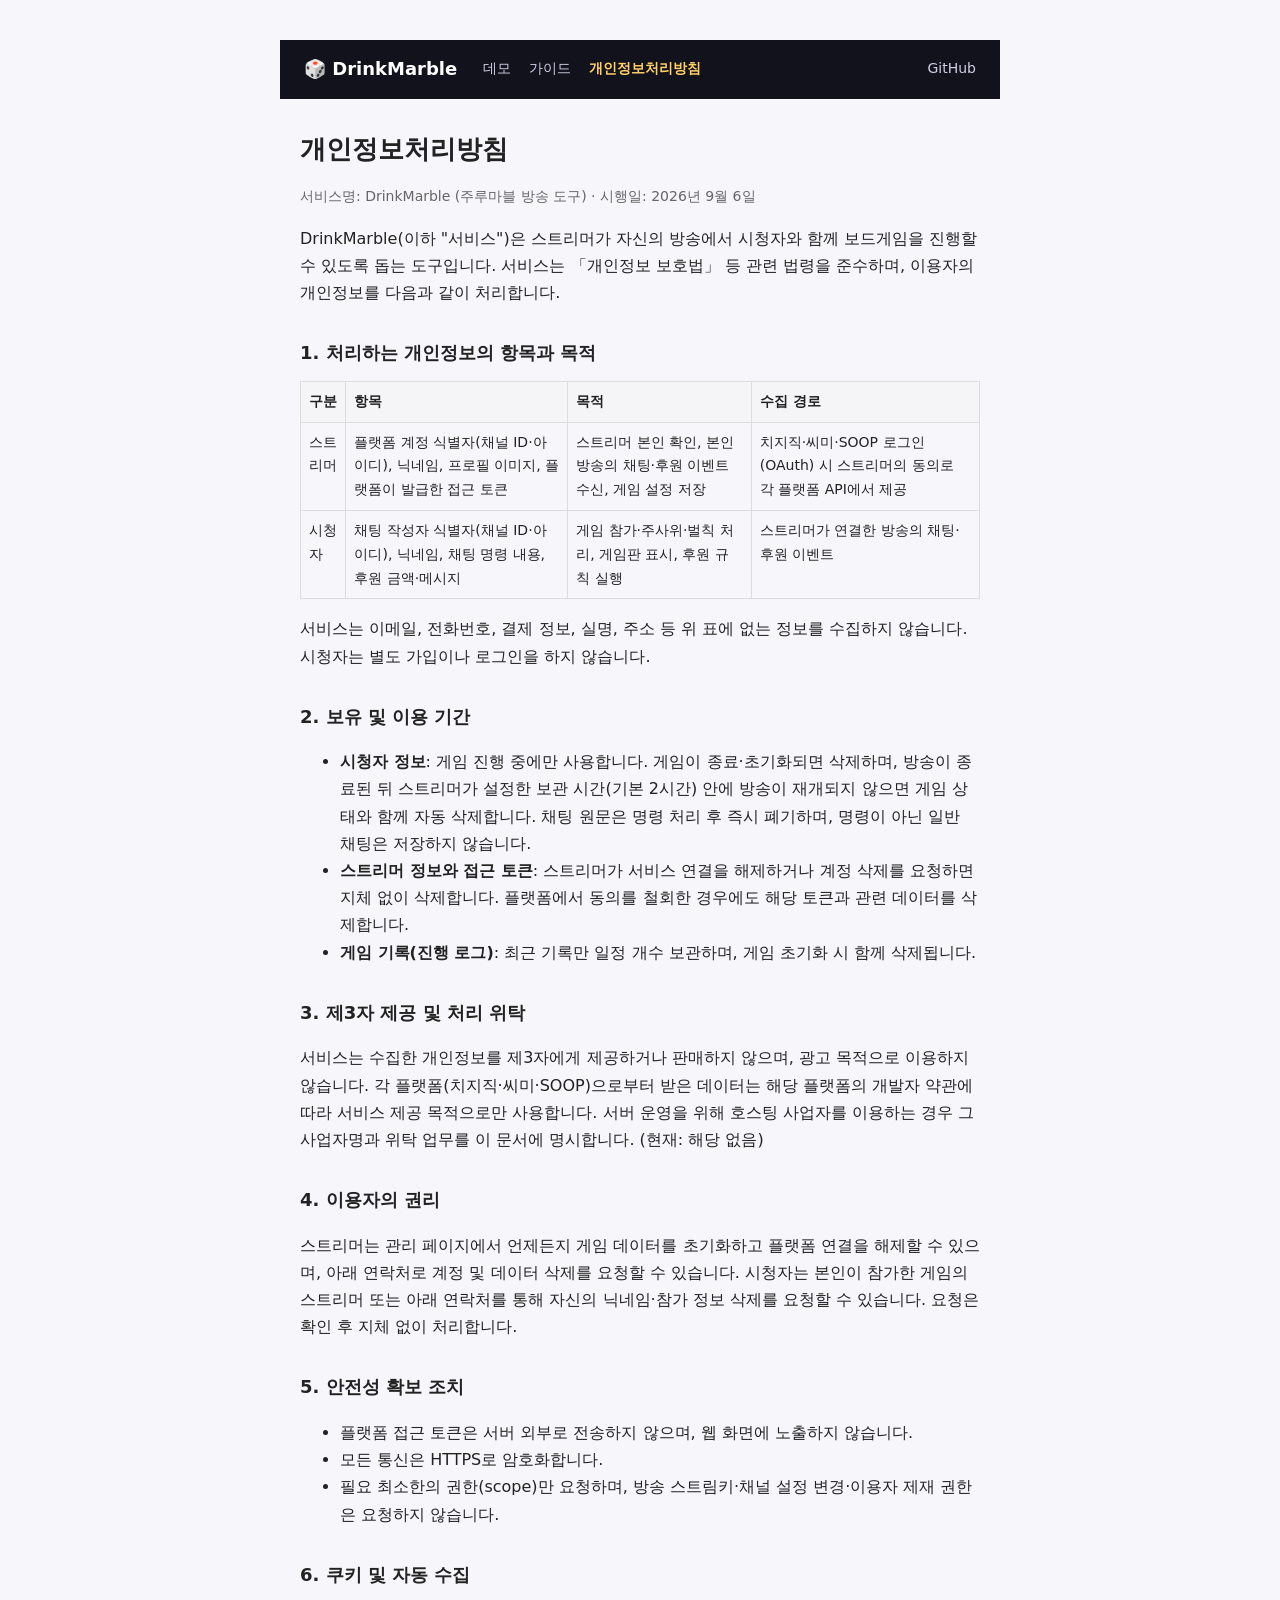
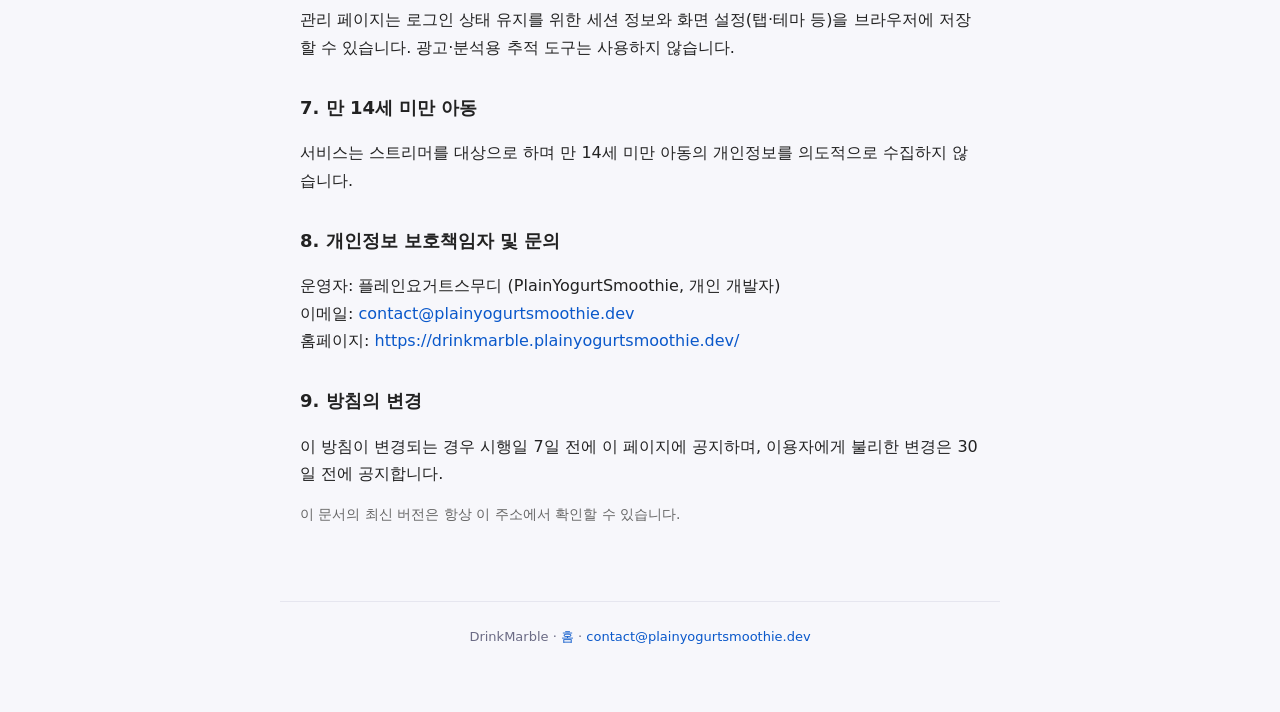
<file: privacy.html>
<!doctype html>
<html lang="ko">
<head>
<meta charset="utf-8" />
<meta name="viewport" content="width=device-width, initial-scale=1" />
<title>개인정보처리방침 · DrinkMarble</title>
<link rel="stylesheet" href="site.css" />
<style>
  body { line-height:1.7; }
  .wrap { max-width: 760px; }
  body { max-width: 760px; margin: 40px auto; padding: 0 20px; font-family: "Pretendard","Noto Sans KR",system-ui,sans-serif; line-height: 1.7; color: #222; }
  h1 { font-size: 26px; } h2 { font-size: 18px; margin-top: 32px; }
  table { border-collapse: collapse; width: 100%; font-size: 14px; }
  td, th { border: 1px solid #ddd; padding: 8px; text-align: left; vertical-align: top; }
  th { background: #f5f5f7; }
  .meta { color: #666; font-size: 14px; }
  a { color: #0a58ca; }
</style>
</head>
<body>
<nav class="top">
  <a class="brand" href="index.html">🎲 DrinkMarble</a>
  <a href="demo.html">데모</a><a href="guide.html">가이드</a><a href="privacy.html" class="active">개인정보처리방침</a>
  <a class="ext" href="https://github.com/PlainYogurtSmoothie/drinkmarble-site" target="_blank" rel="noopener">GitHub</a>
</nav>
<main class="wrap">
<h1>개인정보처리방침</h1>
<p class="meta">서비스명: DrinkMarble (주루마블 방송 도구) · 시행일: 2026년 9월 6일</p>

<p>DrinkMarble(이하 "서비스")은 스트리머가 자신의 방송에서 시청자와 함께 보드게임을 진행할 수 있도록 돕는 도구입니다. 서비스는 「개인정보 보호법」 등 관련 법령을 준수하며, 이용자의 개인정보를 다음과 같이 처리합니다.</p>

<h2>1. 처리하는 개인정보의 항목과 목적</h2>
<table>
<tr><th>구분</th><th>항목</th><th>목적</th><th>수집 경로</th></tr>
<tr><td>스트리머</td><td>플랫폼 계정 식별자(채널 ID·아이디), 닉네임, 프로필 이미지, 플랫폼이 발급한 접근 토큰</td><td>스트리머 본인 확인, 본인 방송의 채팅·후원 이벤트 수신, 게임 설정 저장</td><td>치지직·씨미·SOOP 로그인(OAuth) 시 스트리머의 동의로 각 플랫폼 API에서 제공</td></tr>
<tr><td>시청자</td><td>채팅 작성자 식별자(채널 ID·아이디), 닉네임, 채팅 명령 내용, 후원 금액·메시지</td><td>게임 참가·주사위·벌칙 처리, 게임판 표시, 후원 규칙 실행</td><td>스트리머가 연결한 방송의 채팅·후원 이벤트</td></tr>
</table>
<p>서비스는 이메일, 전화번호, 결제 정보, 실명, 주소 등 위 표에 없는 정보를 수집하지 않습니다. 시청자는 별도 가입이나 로그인을 하지 않습니다.</p>

<h2>2. 보유 및 이용 기간</h2>
<ul>
<li><strong>시청자 정보</strong>: 게임 진행 중에만 사용합니다. 게임이 종료·초기화되면 삭제하며, 방송이 종료된 뒤 스트리머가 설정한 보관 시간(기본 2시간) 안에 방송이 재개되지 않으면 게임 상태와 함께 자동 삭제합니다. 채팅 원문은 명령 처리 후 즉시 폐기하며, 명령이 아닌 일반 채팅은 저장하지 않습니다.</li>
<li><strong>스트리머 정보와 접근 토큰</strong>: 스트리머가 서비스 연결을 해제하거나 계정 삭제를 요청하면 지체 없이 삭제합니다. 플랫폼에서 동의를 철회한 경우에도 해당 토큰과 관련 데이터를 삭제합니다.</li>
<li><strong>게임 기록(진행 로그)</strong>: 최근 기록만 일정 개수 보관하며, 게임 초기화 시 함께 삭제됩니다.</li>
</ul>

<h2>3. 제3자 제공 및 처리 위탁</h2>
<p>서비스는 수집한 개인정보를 제3자에게 제공하거나 판매하지 않으며, 광고 목적으로 이용하지 않습니다. 각 플랫폼(치지직·씨미·SOOP)으로부터 받은 데이터는 해당 플랫폼의 개발자 약관에 따라 서비스 제공 목적으로만 사용합니다. 서버 운영을 위해 호스팅 사업자를 이용하는 경우 그 사업자명과 위탁 업무를 이 문서에 명시합니다. (현재: 해당 없음)</p>

<h2>4. 이용자의 권리</h2>
<p>스트리머는 관리 페이지에서 언제든지 게임 데이터를 초기화하고 플랫폼 연결을 해제할 수 있으며, 아래 연락처로 계정 및 데이터 삭제를 요청할 수 있습니다. 시청자는 본인이 참가한 게임의 스트리머 또는 아래 연락처를 통해 자신의 닉네임·참가 정보 삭제를 요청할 수 있습니다. 요청은 확인 후 지체 없이 처리합니다.</p>

<h2>5. 안전성 확보 조치</h2>
<ul>
<li>플랫폼 접근 토큰은 서버 외부로 전송하지 않으며, 웹 화면에 노출하지 않습니다.</li>
<li>모든 통신은 HTTPS로 암호화합니다.</li>
<li>필요 최소한의 권한(scope)만 요청하며, 방송 스트림키·채널 설정 변경·이용자 제재 권한은 요청하지 않습니다.</li>
</ul>

<h2>6. 쿠키 및 자동 수집</h2>
<p>관리 페이지는 로그인 상태 유지를 위한 세션 정보와 화면 설정(탭·테마 등)을 브라우저에 저장할 수 있습니다. 광고·분석용 추적 도구는 사용하지 않습니다.</p>

<h2>7. 만 14세 미만 아동</h2>
<p>서비스는 스트리머를 대상으로 하며 만 14세 미만 아동의 개인정보를 의도적으로 수집하지 않습니다.</p>

<h2>8. 개인정보 보호책임자 및 문의</h2>
<p>운영자: 플레인요거트스무디 (PlainYogurtSmoothie, 개인 개발자)<br />이메일: <a href="mailto:contact@plainyogurtsmoothie.dev">contact@plainyogurtsmoothie.dev</a><br />홈페이지: <a href="https://drinkmarble.plainyogurtsmoothie.dev/">https://drinkmarble.plainyogurtsmoothie.dev/</a></p>

<h2>9. 방침의 변경</h2>
<p>이 방침이 변경되는 경우 시행일 7일 전에 이 페이지에 공지하며, 이용자에게 불리한 변경은 30일 전에 공지합니다.</p>

<p class="meta">이 문서의 최신 버전은 항상 이 주소에서 확인할 수 있습니다.</p>
</main>
<footer class="foot">DrinkMarble · <a href="index.html">홈</a> · <a href="mailto:contact@plainyogurtsmoothie.dev">contact@plainyogurtsmoothie.dev</a></footer>
</body>
</html>
</file>
<file: site.css>
:root { --bg: #f7f7fb; --card: #fff; --line: #e6e6ef; --text: #1d1d2b; --muted: #6b6b85; --accent: #ffd166; --accent-dark: #b57a00; --dark: #12121c; }
* { box-sizing: border-box; }
body { margin: 0; background: var(--bg); color: var(--text); font-family: "Pretendard", "Noto Sans KR", system-ui, sans-serif; line-height: 1.65; }
a { color: #0a58ca; text-decoration: none; } a:hover { text-decoration: underline; }
code { background: #ececf4; padding: 1px 6px; border-radius: 5px; font-size: .92em; }
nav.top { display: flex; gap: 18px; align-items: center; padding: 14px 24px; background: var(--dark); color: #fff; position: sticky; top: 0; z-index: 5; flex-wrap: wrap; }
nav.top a { color: #cfcfe6; font-size: 14px; } nav.top a:hover { color: #fff; text-decoration: none; } nav.top a.active { color: var(--accent); font-weight: 700; }
nav.top .brand { font-weight: 800; font-size: 18px; color: #fff; margin-right: 8px; } nav.top .ext { margin-left: auto; }
.wrap { max-width: 1100px; margin: 0 auto; padding: 28px 20px 60px; }
h1 { font-size: 30px; margin: 0 0 6px; } h2 { font-size: 20px; margin: 40px 0 12px; } h3 { font-size: 15px; margin: 0 0 8px; color: var(--muted); font-weight: 600; letter-spacing: .03em; }
.lead { color: var(--muted); font-size: 16px; margin: 0 0 24px; } .muted { color: var(--muted); }
.card { background: var(--card); border: 1px solid var(--line); border-radius: 14px; padding: 16px 18px; }
.btn { background: #fff; border: 1px solid #cfd0dd; color: var(--text); padding: 7px 12px; border-radius: 8px; font: inherit; cursor: pointer; } .btn:hover { border-color: #9a9ab5; }
.btn.primary { background: var(--accent); border-color: var(--accent); font-weight: 700; } .btn.sm { padding: 2px 8px; font-size: 12px; }
select, input[type=text], input[type=number], input:not([type]) { background: #fff; border: 1px solid #cfd0dd; color: var(--text); padding: 7px 9px; border-radius: 8px; font: inherit; }
.hero { display: grid; grid-template-columns: 1.1fr 1fr; gap: 28px; align-items: center; padding: 20px 0 8px; }
@media (max-width: 860px) { .hero { grid-template-columns: 1fr; } }
.hero img { width: 100%; border-radius: 14px; border: 1px solid var(--line); box-shadow: 0 10px 30px rgba(20, 20, 50, .12); }
.hero .cta { display: flex; gap: 10px; flex-wrap: wrap; margin-top: 16px; } .hero .cta .btn { padding: 10px 16px; font-size: 15px; }
.grid { display: grid; grid-template-columns: repeat(auto-fit, minmax(240px, 1fr)); gap: 14px; }
.feature { background: var(--card); border: 1px solid var(--line); border-radius: 14px; padding: 16px 18px; } .feature b { display: block; margin-bottom: 4px; font-size: 15px; } .feature p { margin: 0; color: var(--muted); font-size: 14px; }
.steps { counter-reset: s; display: grid; grid-template-columns: repeat(auto-fit, minmax(220px, 1fr)); gap: 14px; }
.step { background: var(--card); border: 1px solid var(--line); border-radius: 14px; padding: 16px 18px 16px 56px; position: relative; font-size: 14px; }
.step::before { counter-increment: s; content: counter(s); position: absolute; left: 16px; top: 14px; width: 28px; height: 28px; border-radius: 50%; background: var(--accent); color: #111; font-weight: 800; display: grid; place-items: center; }
.tags .tag { display: inline-block; background: #ececf4; border-radius: 12px; padding: 2px 10px; font-size: 13px; margin: 2px 4px 2px 0; }
table.t { border-collapse: collapse; width: 100%; font-size: 14px; background: var(--card); border-radius: 12px; overflow: hidden; }
table.t th, table.t td { border-bottom: 1px solid var(--line); padding: 9px 12px; text-align: left; vertical-align: top; } table.t th { background: #f0f0f7; color: var(--muted); font-weight: 600; }
details { background: var(--card); border: 1px solid var(--line); border-radius: 12px; padding: 12px 16px; margin: 8px 0; } details summary { cursor: pointer; font-weight: 600; } details p { margin: 8px 0 0; color: var(--muted); font-size: 14px; }
.foot { text-align: center; color: var(--muted); font-size: 13px; padding: 24px; border-top: 1px solid var(--line); }
.pill { display: inline-block; background: #ececf4; border-radius: 10px; padding: 1px 8px; font-size: 12px; color: var(--muted); margin-left: 6px; vertical-align: middle; }
</file>
